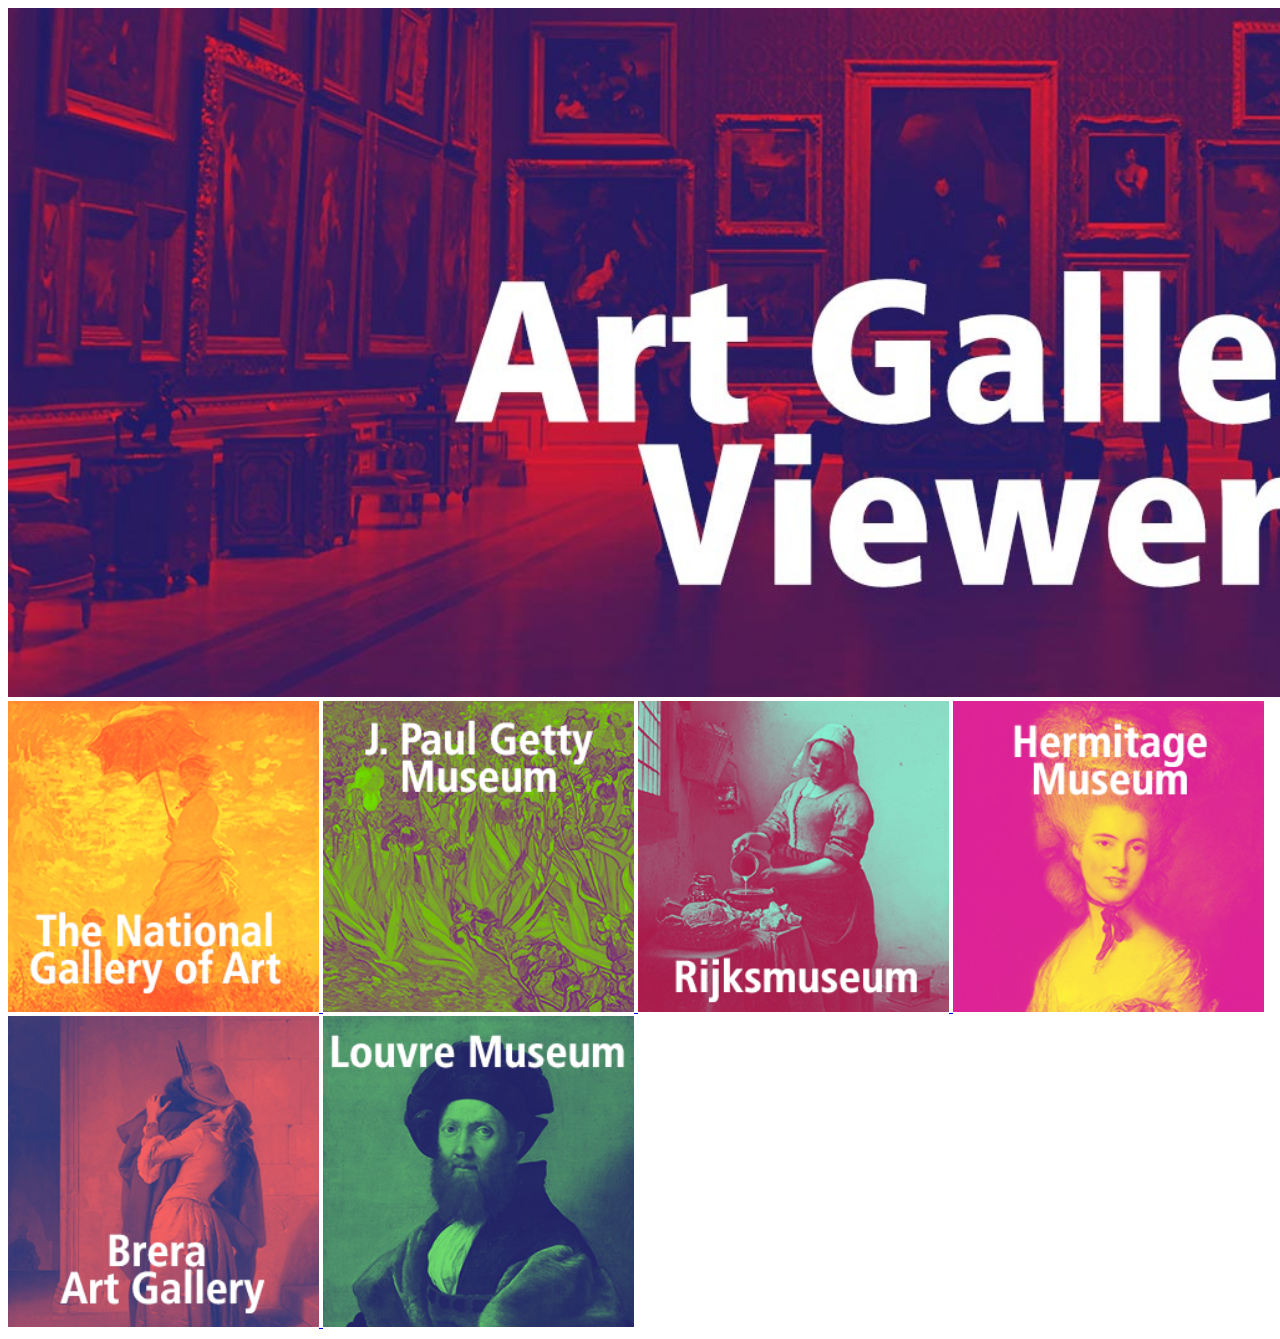
<file: Project A/index.html>
<!DOCTYPE html>

<html lang="en">
    <head>
        <title>CIS-255: Project A</title>
    </head>

    <body>
        <header>
            <img src="images\gallery-header.jpg" width="1890" alt="Gallery Header">
        </header>
        <main>
            <a href="gallery1.html">
                <img alt="The National Gallery of Art" src="images\gallery1.png" width="311">
            </a>
            <a href="gallery2.html">
                <img alt="J. Paul Getty Museum" src="images\gallery2.png" width="311">
            </a>
            <a href="gallery3.html">
                <img alt="Rijksmuseum" src="images\gallery3.png" width="311">
            </a>
            <a href="gallery4.html">
                <img alt="Hermitage Museum" src="images\gallery4.png" width="311">
            </a>
            <a href="gallery5.html">
                <img alt="Breara Art Gallery" src="images\gallery5.png" width="311">
            </a>
            <a href="gallery6.html">
                <img alt="Louvre Museum" src="images\gallery6.png" width="311">
            </a>
        </main>
    </body>
</html>

<!--Needed to change the name of the file from ch03-proj3.html to index.html so it would work with github pages-->
</file>
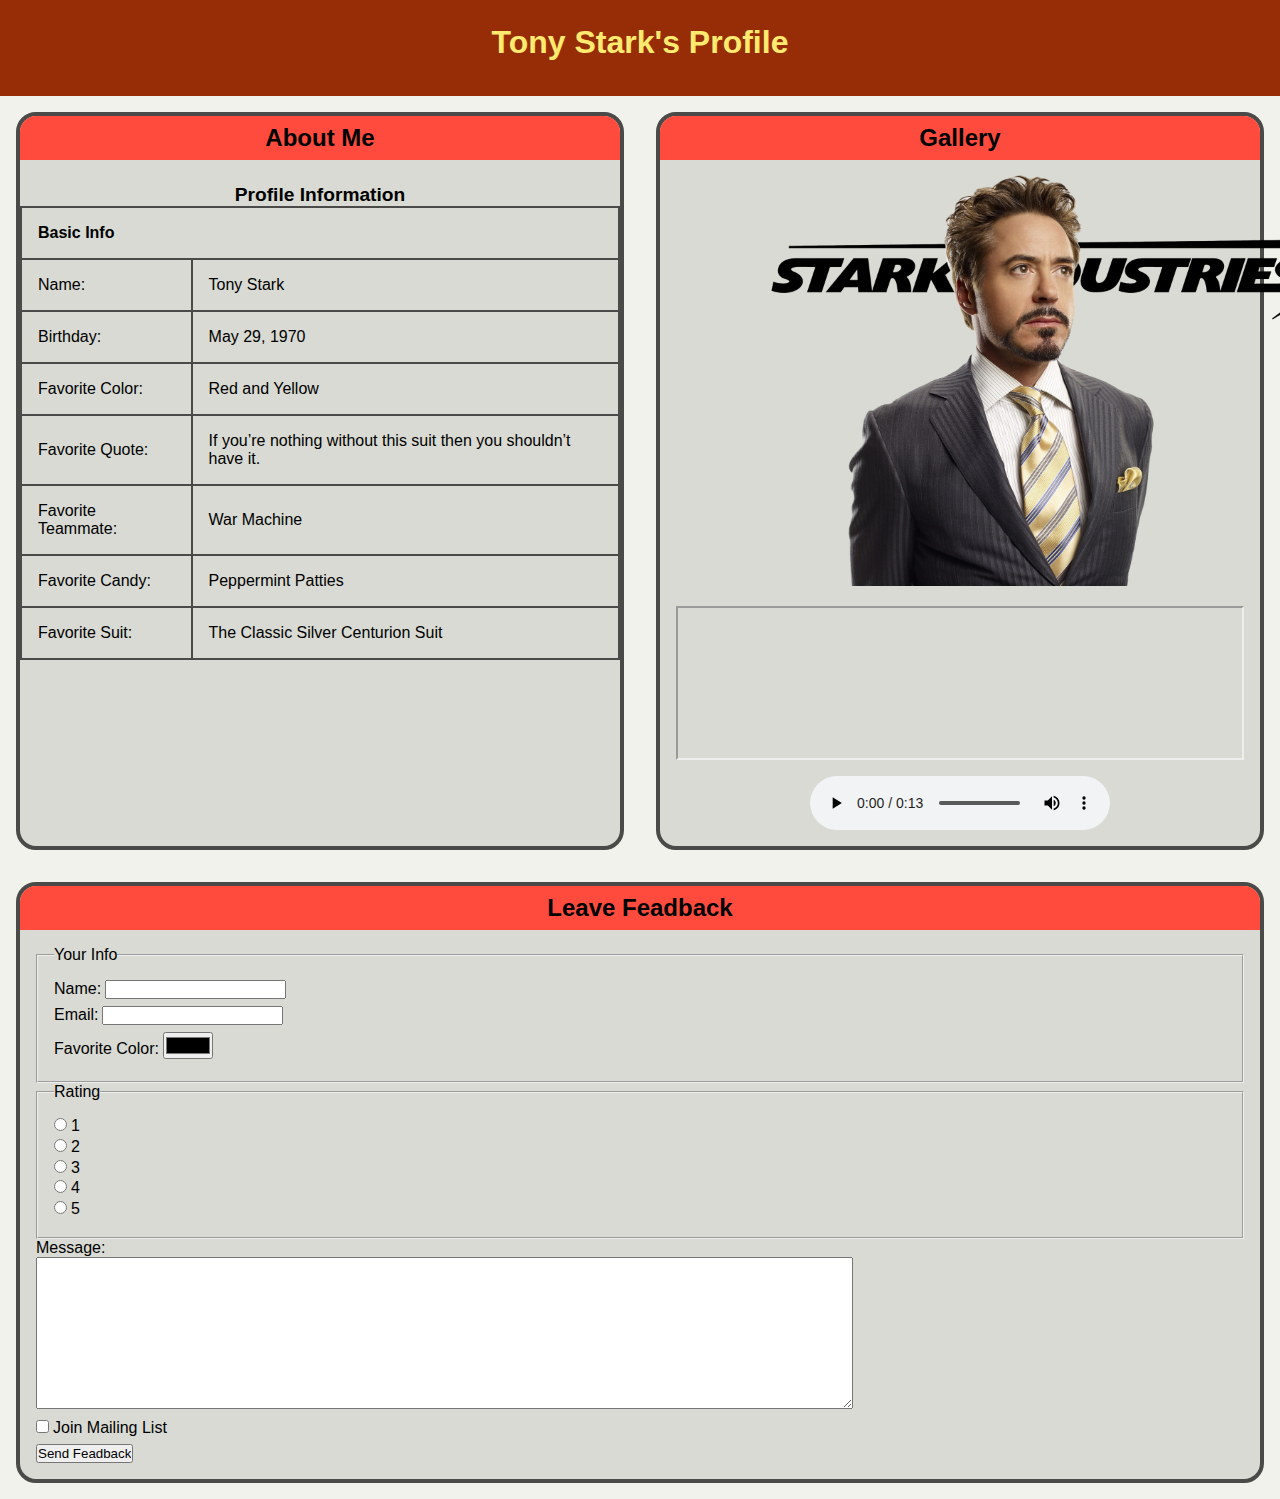
<file: Project C/index.html>
<!DOCTYPE html>
<html>
    <head>
        <title>Tony Stark Bio Page</title>
        <link rel="stylesheet" href="style.css">
        <meta name="viewport" content="width=device-width, initial-scale=1" />
    </head>
    <body>
        <header>
            <h1>Tony Stark's Profile</h1>
        </header>
        <div class="container">
            <div class="about-me">
            <h2 class="cell-header">About Me</h2>
            <table>
                <caption>Profile Information</caption>
                <thead>
                    <th colspan="2">Basic Info</th>
                </thead>
                <tbody>
                    <tr>
                        <td>Name:</td>
                        <td>Tony Stark</td>
                    </tr>
                    <tr>
                        <td>Birthday:</td>
                        <td>May 29, 1970</td>
                    </tr>
                    <tr>
                        <td>Favorite Color:</td>
                        <td>Red and Yellow</td>
                    </tr>
                    <tr>
                        <td>Favorite Quote:</td>
                        <td>If you’re nothing without this suit then you shouldn’t have it.</td>
                    </tr>
                    <tr>
                        <td>Favorite Teammate:</td>
                        <td>War Machine</td>
                    </tr>
                    <tr>
                        <td>Favorite Candy:</td>
                        <td>Peppermint Patties</td>
                    </tr>
                    <tr>
                        <td>Favorite Suit:</td>
                        <td>The Classic Silver Centurion Suit</td>
                    </tr>
                </tbody>
            </table>
            </div>

            <div class="media-gallery">
            <h2 class="cell-header">Gallery</h2>
            <div class="image-container">
                <img src="Media\Tony-Stark-Background-PNG-Image-3729961328.png" alt="Tony Stark Profile Picture" class="tony-pic">
                <img src="Media\Stark-Industries-Logo-704842488.png" alt="Stark Industries Logo" class="logo">
            </div>
            <iframe src="https://www.youtube.com/watch?v=A5J7e7-ufZ4" title="Go To Sleep Scene" class="video"></iframe>
            <audio controls class="audio-player">
                <source src="Media\ytmp3free.cc_iron-man-truth-is-i-am-iron-man-youtubemp3free.org.mp3" type="audio/mp3">
                Tony Stark Saying I am Iron Man
            </audio>
            </div>

            <div class="form-section">
                <h2 class="cell-header">Leave Feadback</h2>
                <form action="action_page.php" method="get">
                    <fieldset>
                        <legend>Your Info</legend>
                        <label for="name">Name:</label>
                        <input type="text" id="name" name="name" required><br>
                        <label for="email">Email:</label>
                        <input type="email" id="email" name="email" required><br>
                        <label for="color">Favorite Color:</label>
                        <input type="color" id="color" name="color">
                    </fieldset>
                    <fieldset>
                        <legend>Rating</legend>
                        <input type="radio" id="1" name="rating" value="1" required>
                        <label for="1">1</label><br>
                        <input type="radio" id="2" name="rating" value="2">
                        <label for="2">2</label><br>
                        <input type="radio" id="3" name="rating" value="3">
                        <label for="2">3</label><br>
                        <input type="radio" id="4" name="rating" value="4">
                        <label for="4">4</label><br>
                        <input type="radio" id="5" name="rating" value="5">
                        <label for="5">5</label>
                    </fieldset>
                    <p>Message:</p>
                    <textarea name="message" rows="10" cols="100"></textarea><br>
                    <input type="checkbox" name="" id="mailingList" value="yes">
                    <label for="mailingList">Join Mailing List</label><br>
                    <input type="submit" value="Send Feadback" class="submit-button">
                </form>
            </div>
        </div>
    </body>
</html>
</file>
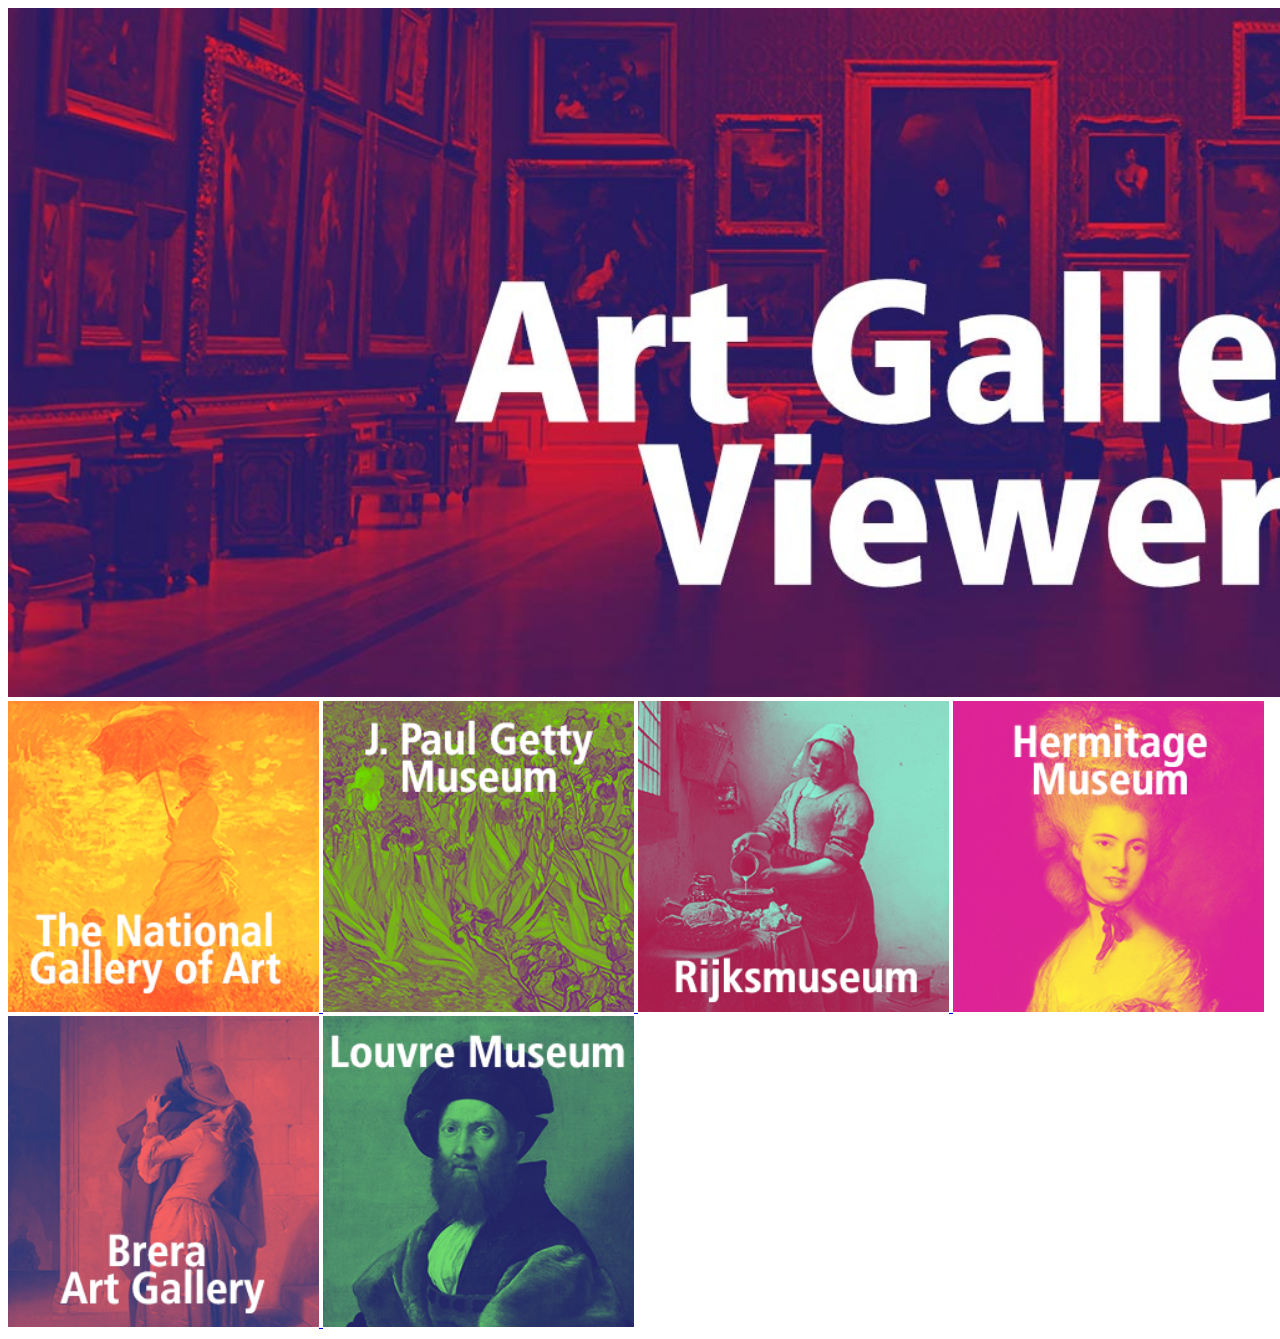
<file: ch03-proj3.html>
<!DOCTYPE html>

<html lang="en">
    <head>
        <title>CIS-255: Project A</title>
    </head>

    <body>
        <header>
            <img src="images\gallery-header.jpg" width="1890" alt="Gallery Header">
        </header>
        <main>
            <a href="gallery1.html">
                <img alt="The National Gallery of Art" src="images\gallery1.png" width="311">
            </a>
            <a href="gallery2.html">
                <img alt="J. Paul Getty Museum" src="images\gallery2.png" width="311">
            </a>
            <a href="gallery3.html">
                <img alt="Rijksmuseum" src="images\gallery3.png" width="311">
            </a>
            <a href="gallery4.html">
                <img alt="Hermitage Museum" src="images\gallery4.png" width="311">
            </a>
            <a href="gallery5.html">
                <img alt="Breara Art Gallery" src="images\gallery5.png" width="311">
            </a>
            <a href="gallery6.html">
                <img alt="Louvre Museum" src="images\gallery6.png" width="311">
            </a>
        </main>
    </body>
</html>
</file>
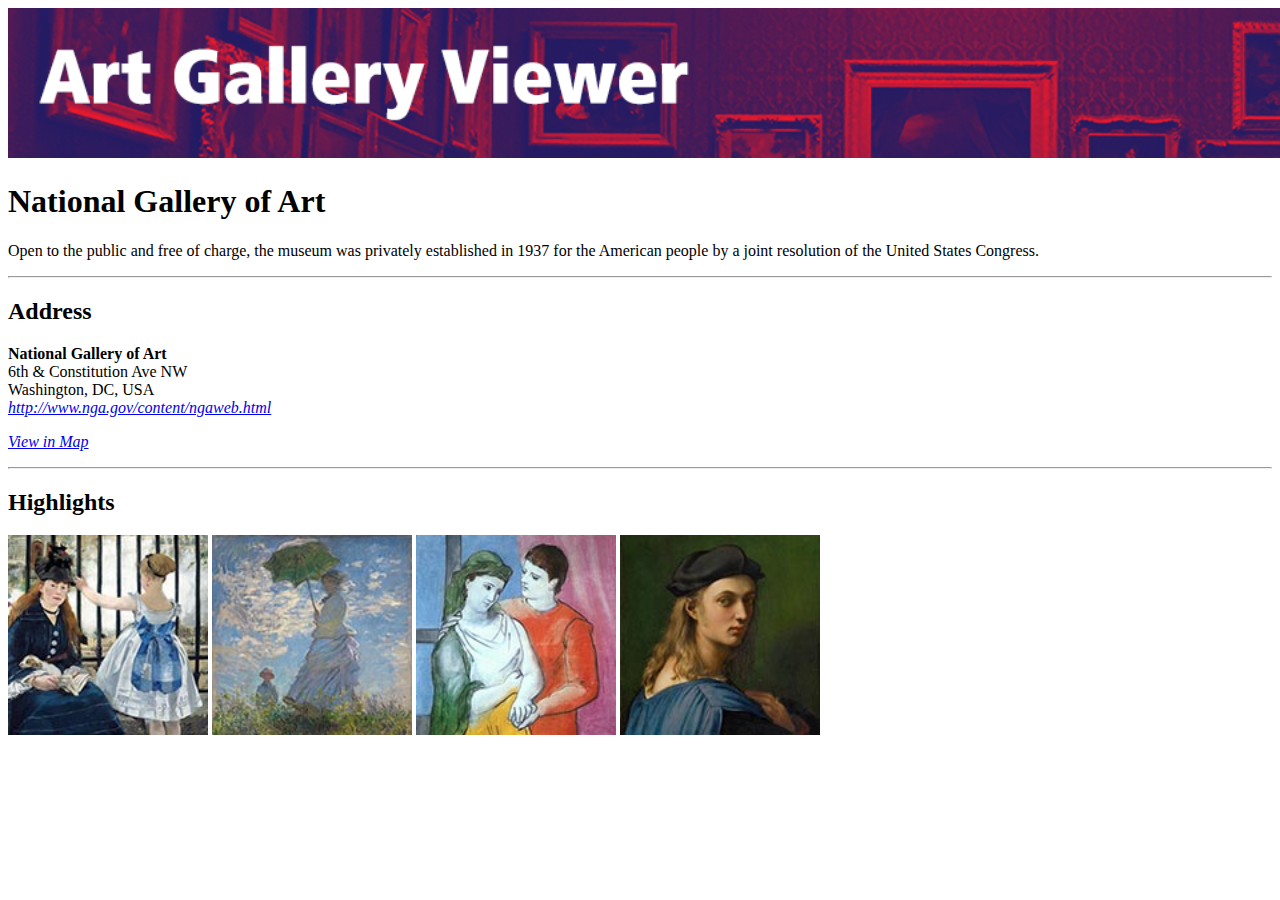
<file: gallery1.html>
<!DOCTYPE html>

<html>
    <head>
        <title>Gallery 1</title>
    </head>

    <body>
        <header>
            <a href="index.html"><img src="images\gallery-thin.png" alt="Gallery Header" width="1890"></a>
            <h1>National Gallery of Art</h1>
            <p>Open to the public and free of charge, the museum was privately established in 1937 for the American people by a joint resolution of the United States Congress.</p>
        </header>

        <hr>

        <h2>Address</h2>

        <main>
            <b>National Gallery of Art</b><br> 6th & Constitution Ave NW<br> Washington, DC, USA<br>
            <a href="http://www.nga.gov/content/ngaweb.html"><i>http://www.nga.gov/content/ngaweb.html</i></a>
            <a href="https://maps.google.com/?q=38.89147,-77.02001"><p><i>View in Map</i></p></a>
        </main>

        <hr>

        <footer>
            <h2>Highlights</h2>
            <img src="images\nga1.jpg" width="200">
            <img src="images\nga2.jpg" width="200">
            <img src="images\nga3.jpg" width="200">
            <img src="images\nga4.jpg" width="200">
        </footer>
    </body>
</html>
</file>
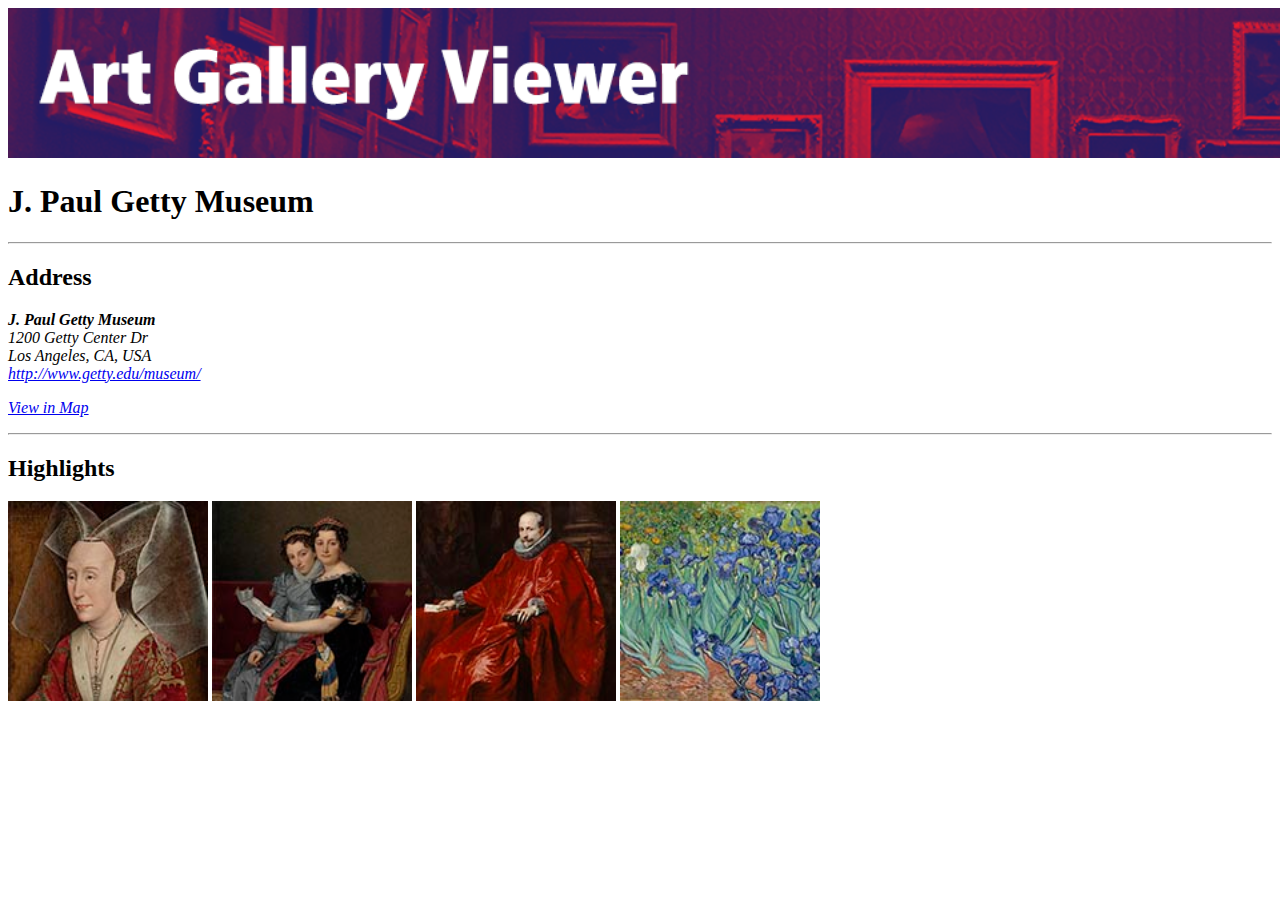
<file: gallery2.html>
<!DOCTYPE html>

<html>
    <head>
        <title>Gallery 2</title>
    </head>

    <body>
        <header>
            <a href="index.html"><img src="images\gallery-thin.png" alt="Gallery Header" width="1890"></a>
            <h1>J. Paul Getty Museum</h1>
        </header>

        <hr>
        
        <h2>Address</h2>

        <address>
            <b>J. Paul Getty Museum</b><br> 1200 Getty Center Dr<br> Los Angeles, CA, USA<br>
            <a href="http://www.getty.edu/museum/">http://www.getty.edu/museum/</a><br>
            <a href="https://maps.google.com/?q=34.0775,-118.475"><i><p>View in Map</p></i></a>
        </address>

        <hr>

        <footer>
            <h2>Highlights</h2>
            <img src="images\getty1.jpg" width="200">
            <img src="images\getty2.jpg" width="200">
            <img src="images\getty3.jpg" width="200">
            <img src="images\getty4.jpg" width="200">
        </footer>
    </body>
</html>
</file>
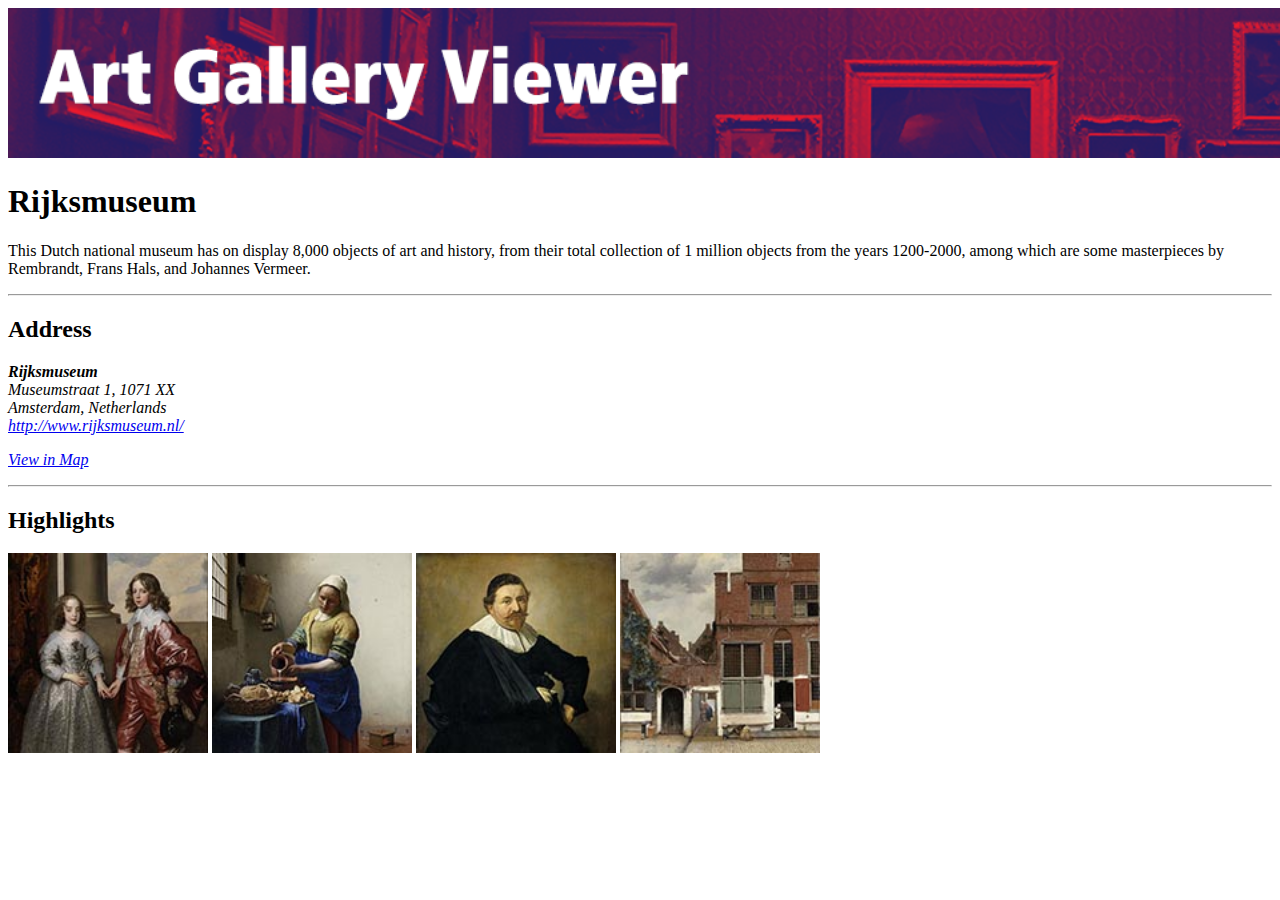
<file: gallery3.html>
<!DOCTYPE html>

<html>
    <head>
        <title>Gallery 3</title>
    </head>

    <body>
        <header>
            <a href="ch03-proj3.html"><img src="images\gallery-thin.png" alt="Gallery Header" width="1890"></a>
            <h1>Rijksmuseum</h1>
            <p>This Dutch national museum has on display 8,000 objects of art and history, from their total collection of 1 million objects from the years 1200-2000, among which are some masterpieces by Rembrandt, Frans Hals, and Johannes Vermeer.</p>
        </header>

        <hr>
        
        <h2>Address</h2>

        <address>
            <b>Rijksmuseum</b><br> Museumstraat 1, 1071 XX<br> Amsterdam, Netherlands<br>
            <a href="http://www.rijksmuseum.nl/">http://www.rijksmuseum.nl/</a><br>
            <a href="https://maps.google.com/?q=52.36,4.885278"><i><p>View in Map</p></i></a>
        </address>

        <hr>

        <footer>
            <h2>Highlights</h2>
            <img src="images\rijks1.jpg" width="200">
            <img src="images\rijks2.jpg" width="200">
            <img src="images\rijks3.jpg" width="200">
            <img src="images\rijks4.jpg" width="200">
        </footer>
    </body>
</html>
</file>
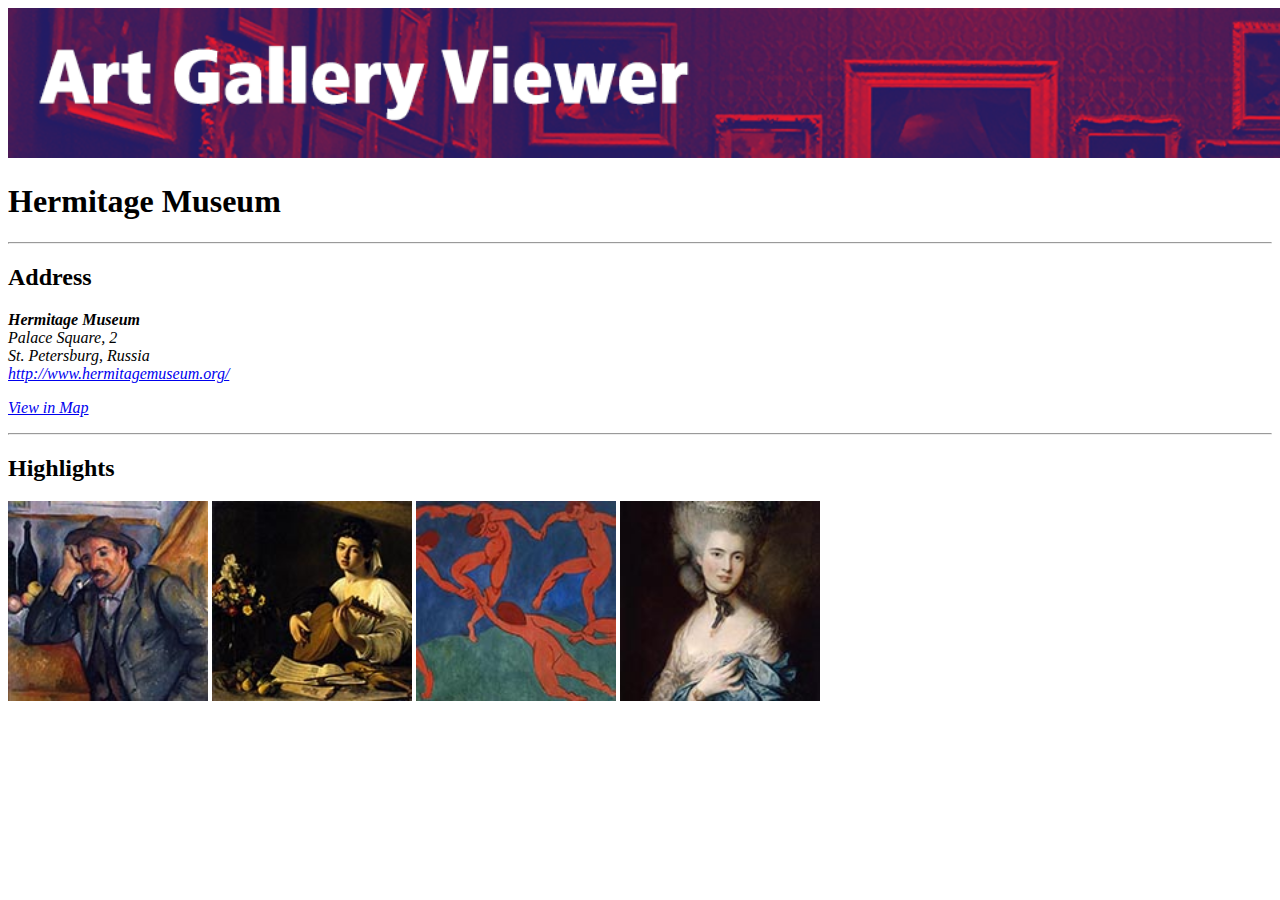
<file: gallery4.html>
<!DOCTYPE html>

<html>
    <head>
        <title>Gallery 4</title>
    </head>

    <body>
        <header>
            <a href="ch03-proj3.html"><img src="images\gallery-thin.png" alt="Gallery Header" width="1890"></a>
            <h1>Hermitage Museum</h1>
        </header>

        <hr>
        
        <h2>Address</h2>

        <address>
            <b>Hermitage Museum</b><br> Palace Square, 2<br> St. Petersburg, Russia<br>
            <a href="http://www.hermitagemuseum.org/">http://www.hermitagemuseum.org/</a><br>
            <a href="https://maps.google.com/?q=59.941,30.3129"><i><p>View in Map</p></i></a>
        </address>

        <hr>

        <footer>
            <h2>Highlights</h2>
            <img src="images\hermitage1.jpg" width="200">
            <img src="images\hermitage2.jpg" width="200">
            <img src="images\hermitage3.jpg" width="200">
            <img src="images\hermitage4.jpg" width="200">
        </footer>
    </body>
</html>
</file>
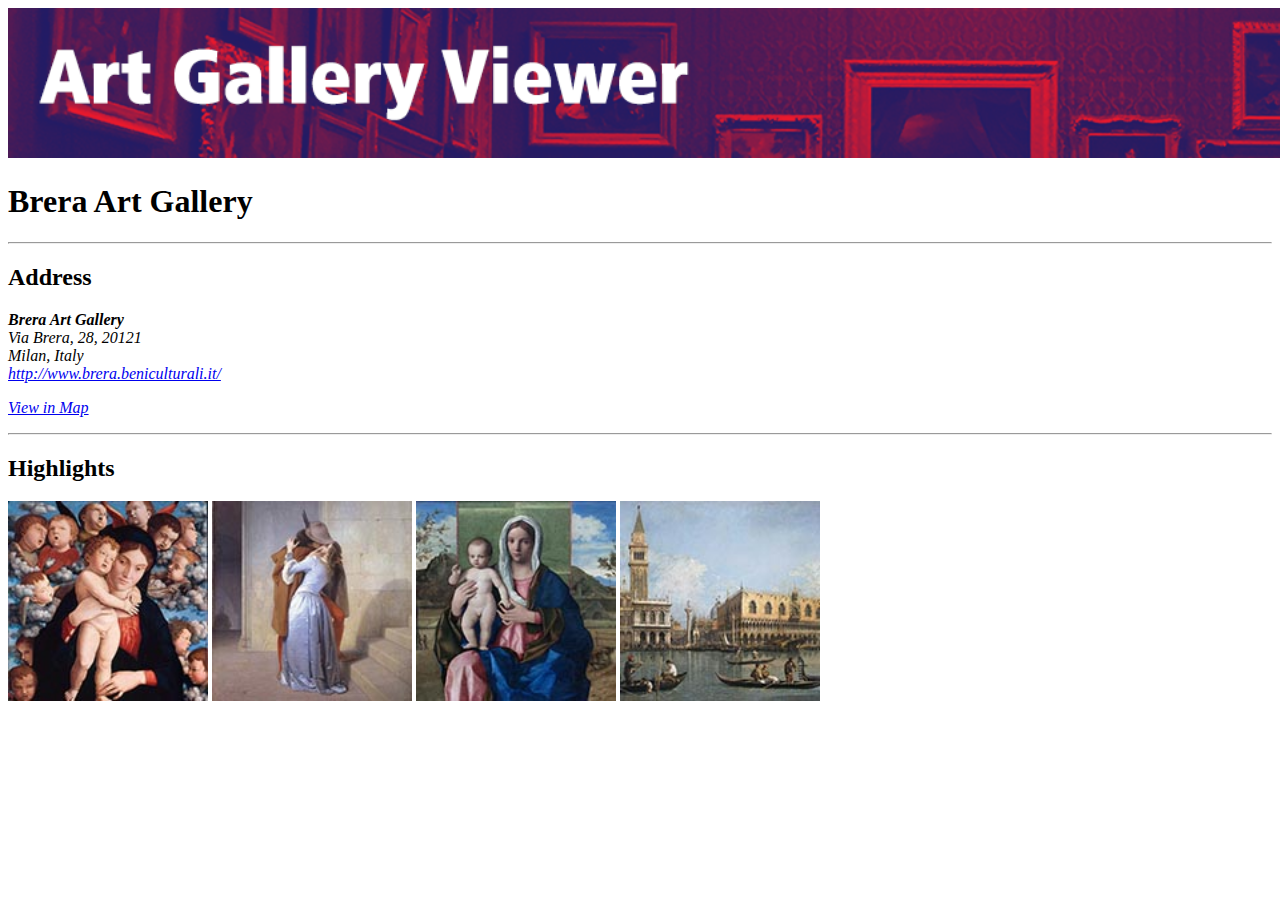
<file: gallery5.html>
<!DOCTYPE html>

<html>
    <head>
        <title>Gallery 5</title>
    </head>

    <body>
        <header>
            <a href="index.html"><img src="images\gallery-thin.png" alt="Gallery Header" width="1890"></a>
            <h1>Brera Art Gallery</h1>
        </header>

        <hr>
        
        <h2>Address</h2>

        <address>
            <b>Brera Art Gallery</b><br> Via Brera, 28, 20121<br> Milan, Italy<br>
            <a href="http://www.brera.beniculturali.it/">http://www.brera.beniculturali.it/</a><br>
            <a href="https://maps.google.com/?q=45.471944,9.188056"><i><p>View in Map</p></i></a>
        </address>

        <hr>

        <footer>
            <h2>Highlights</h2>
            <img src="images\brera1.jpg" width="200">
            <img src="images\brera2.jpg" width="200">
            <img src="images\brera3.jpg" width="200">
            <img src="images\brera4.jpg" width="200">
        </footer>
    </body>
</html>
</file>
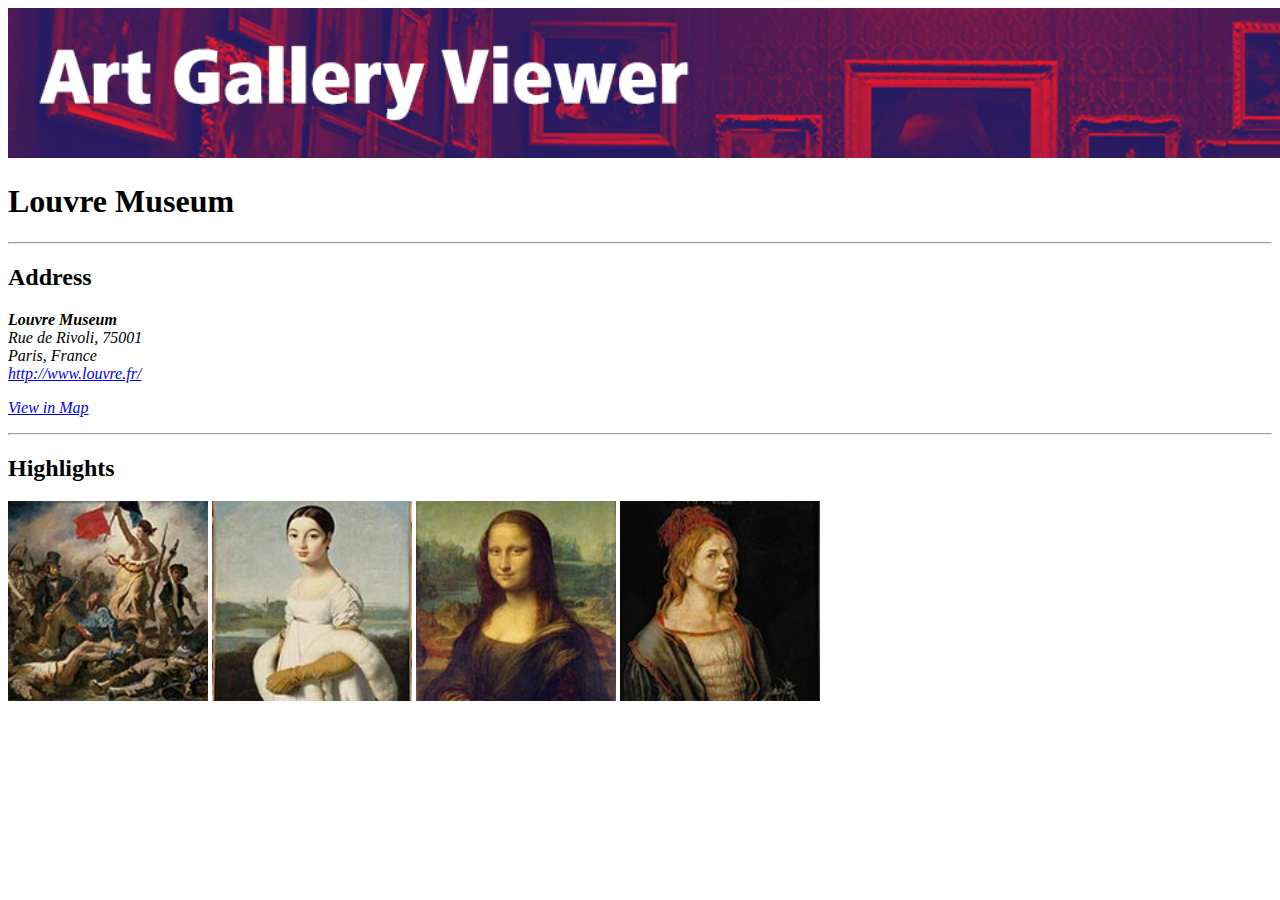
<file: gallery6.html>
<!DOCTYPE html>

<html>
    <head>
        <title>Gallery 6</title>
    </head>

    <body>
        <header>
            <a href="index.html"><img src="images\gallery-thin.png" alt="Gallery Header" width="1890"></a>
            <h1>Louvre Museum</h1>
        </header>

        <hr>
        
        <h2>Address</h2>

        <address>
            <b>Louvre Museum</b><br> Rue de Rivoli, 75001<br> Paris, France<br>
            <a href="http://www.louvre.fr/">http://www.louvre.fr/</a><br>
            <a href="https://maps.google.com/?q=48.8611,2.33638"><i><p>View in Map</p></i></a>
        </address>

        <hr>

        <footer>
            <h2>Highlights</h2>
            <img src="images\louvre1.jpg" width="200">
            <img src="images\louvre2.jpg" width="200">
            <img src="images\louvre3.jpg" width="200">
            <img src="images\louvre4.jpg" width="200">
        </footer>
    </body>
</html>
</file>
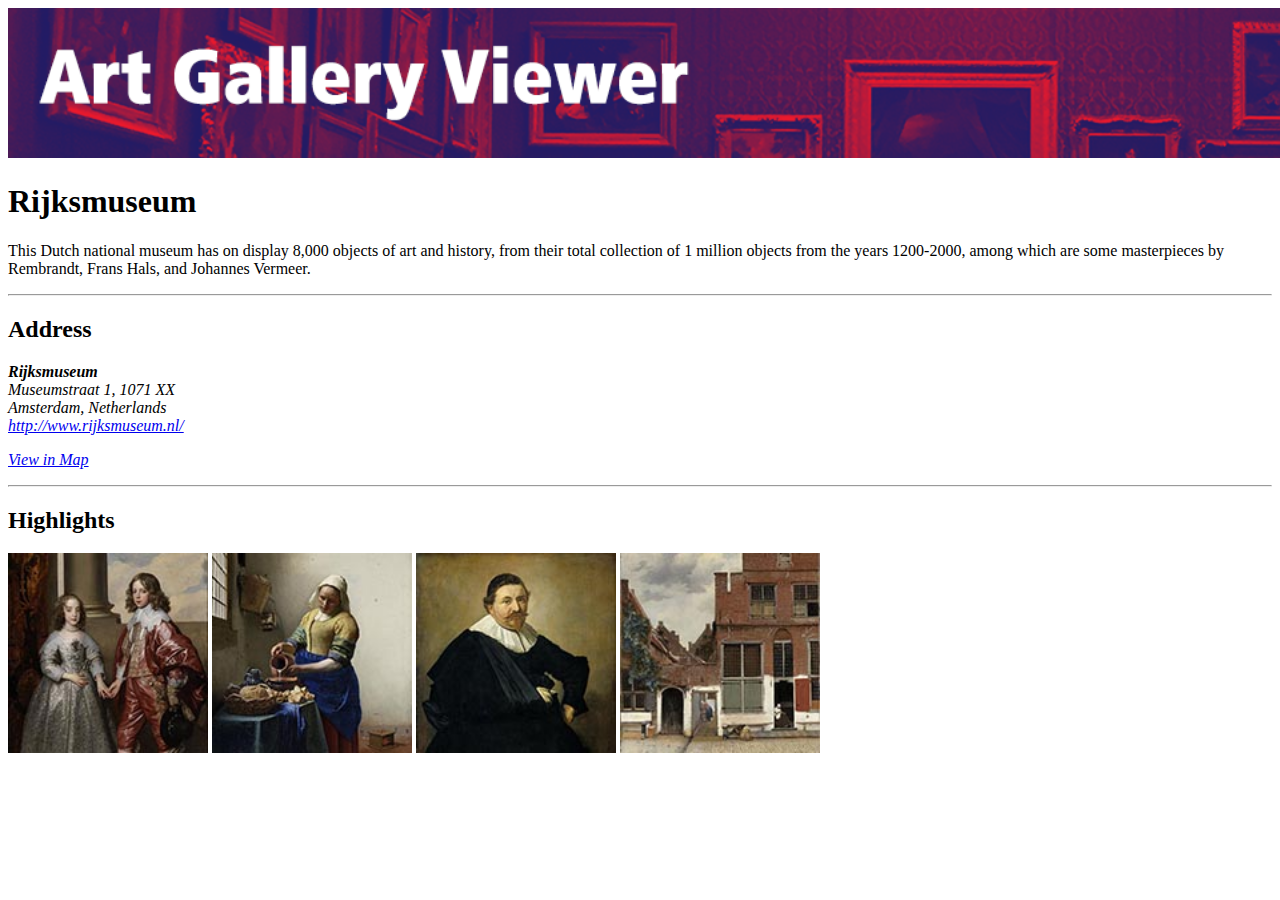
<file: Project A/gallery3.html>
<!DOCTYPE html>

<html>
    <head>
        <title>Gallery 3</title>
    </head>

    <body>
        <header>
            <a href="index.html"><img src="images\gallery-thin.png" alt="Gallery Header" width="1890"></a>
            <h1>Rijksmuseum</h1>
            <p>This Dutch national museum has on display 8,000 objects of art and history, from their total collection of 1 million objects from the years 1200-2000, among which are some masterpieces by Rembrandt, Frans Hals, and Johannes Vermeer.</p>
        </header>

        <hr>
        
        <h2>Address</h2>

        <address>
            <b>Rijksmuseum</b><br> Museumstraat 1, 1071 XX<br> Amsterdam, Netherlands<br>
            <a href="http://www.rijksmuseum.nl/">http://www.rijksmuseum.nl/</a><br>
            <a href="https://maps.google.com/?q=52.36,4.885278"><i><p>View in Map</p></i></a>
        </address>

        <hr>

        <footer>
            <h2>Highlights</h2>
            <img src="images\rijks1.jpg" width="200">
            <img src="images\rijks2.jpg" width="200">
            <img src="images\rijks3.jpg" width="200">
            <img src="images\rijks4.jpg" width="200">
        </footer>
    </body>
</html>
</file>
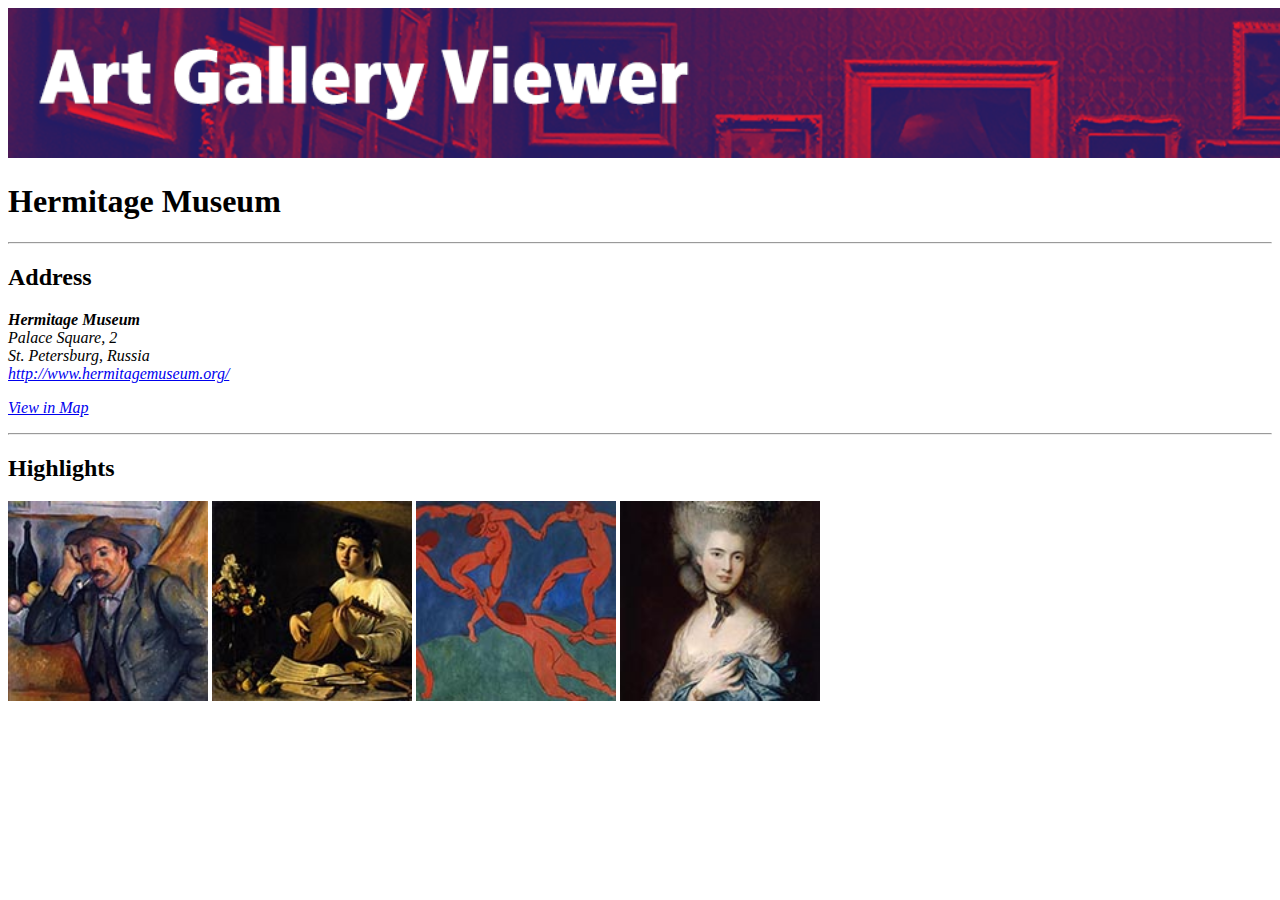
<file: Project A/gallery4.html>
<!DOCTYPE html>

<html>
    <head>
        <title>Gallery 4</title>
    </head>

    <body>
        <header>
            <a href="index.html"><img src="images\gallery-thin.png" alt="Gallery Header" width="1890"></a>
            <h1>Hermitage Museum</h1>
        </header>

        <hr>
        
        <h2>Address</h2>

        <address>
            <b>Hermitage Museum</b><br> Palace Square, 2<br> St. Petersburg, Russia<br>
            <a href="http://www.hermitagemuseum.org/">http://www.hermitagemuseum.org/</a><br>
            <a href="https://maps.google.com/?q=59.941,30.3129"><i><p>View in Map</p></i></a>
        </address>

        <hr>

        <footer>
            <h2>Highlights</h2>
            <img src="images\hermitage1.jpg" width="200">
            <img src="images\hermitage2.jpg" width="200">
            <img src="images\hermitage3.jpg" width="200">
            <img src="images\hermitage4.jpg" width="200">
        </footer>
    </body>
</html>
</file>
<file: Project C/style.css>
* {
    margin: 0;
    padding: 0;
    box-sizing: border-box;
}

body{
    background-color: #F1F2EB;
}

header{
    background-color: #972D07;
    height: 6rem;
    text-align: center;
    padding: 1.5rem;
}

h1{
    color: #FFEA70;
}

h1, h2, p, label, legend, td, caption, th{
    font-family:'Segoe UI', Tahoma, Geneva, Verdana, sans-serif;
}

.container{
    display: grid;
    grid-template-areas: 
    "about gallery"
    "form form";
    grid-template-columns: repeat(auto-fit, minmax(200px, 1fr));
    grid-auto-flow: column;

}

.about-me{
    grid-area: about;
    border: 4px solid #4A4A48;
    border-radius: 20px;
    background-color: #D8DAD3;
    overflow: hidden;
    margin: 1rem;
}

.media-gallery{
    display: flex;
    flex-direction: column;
    grid-area: gallery;
    border: 4px solid #4A4A48;
    border-radius: 20px;
    background-color: #D8DAD3;
    overflow: hidden;
    margin: 1rem;
}

.form-section{
    grid-area: form;
    border: 4px solid #4A4A48;
    border-radius: 20px;
    background-color: #D8DAD3;
    overflow: hidden;
    margin: 1rem;
}

.cell-header{
    text-align: center;
    background-color: #FF4B3E;
    padding: 0.5rem;
}

table, th, td{
    border: 2px solid #4A4A48;
    border-collapse: collapse;
    padding: 1em;
}

table{
    margin-right: auto;
    margin-left: auto;
    margin-top: 1.5rem;
    margin-bottom: 1.5rem;
}

th{
    text-align: left;
}

caption{
    font-size: larger;
    font-weight: bold;
}

.tony-pic{
    position: relative;
    left: 30%;
    width: 20em;
    margin: auto;
    z-index: 2;
}

.logo{
    width: 40em;
    position: absolute;
    top: 11%;
    left: 60%;
    z-index: 1;
}

.video{
    margin: 1em;
}

.audio-player{
    margin: auto;
    margin-bottom: 1em;
}

form{
    padding: 1em;
}

fieldset{
    padding: 1em;
}

fieldset label, fieldset input, textarea{
    margin-bottom: 0.5em;
}

.submit-button{
    margin-top: 0.5em;
}

@media (max-width: 600px) {
  .container {
    grid-template-columns: 1fr;
    grid-template-areas:
    "about"
    "gallery"
    "form";
  }
  .logo{
    width: 20em;
    top: 105%;
    left: 10%;
  }
  .tony-pic{
    position: relative;
    left: 15%;
    width: 15em;
    margin: auto;
    z-index: 2;
}
}
</file>
